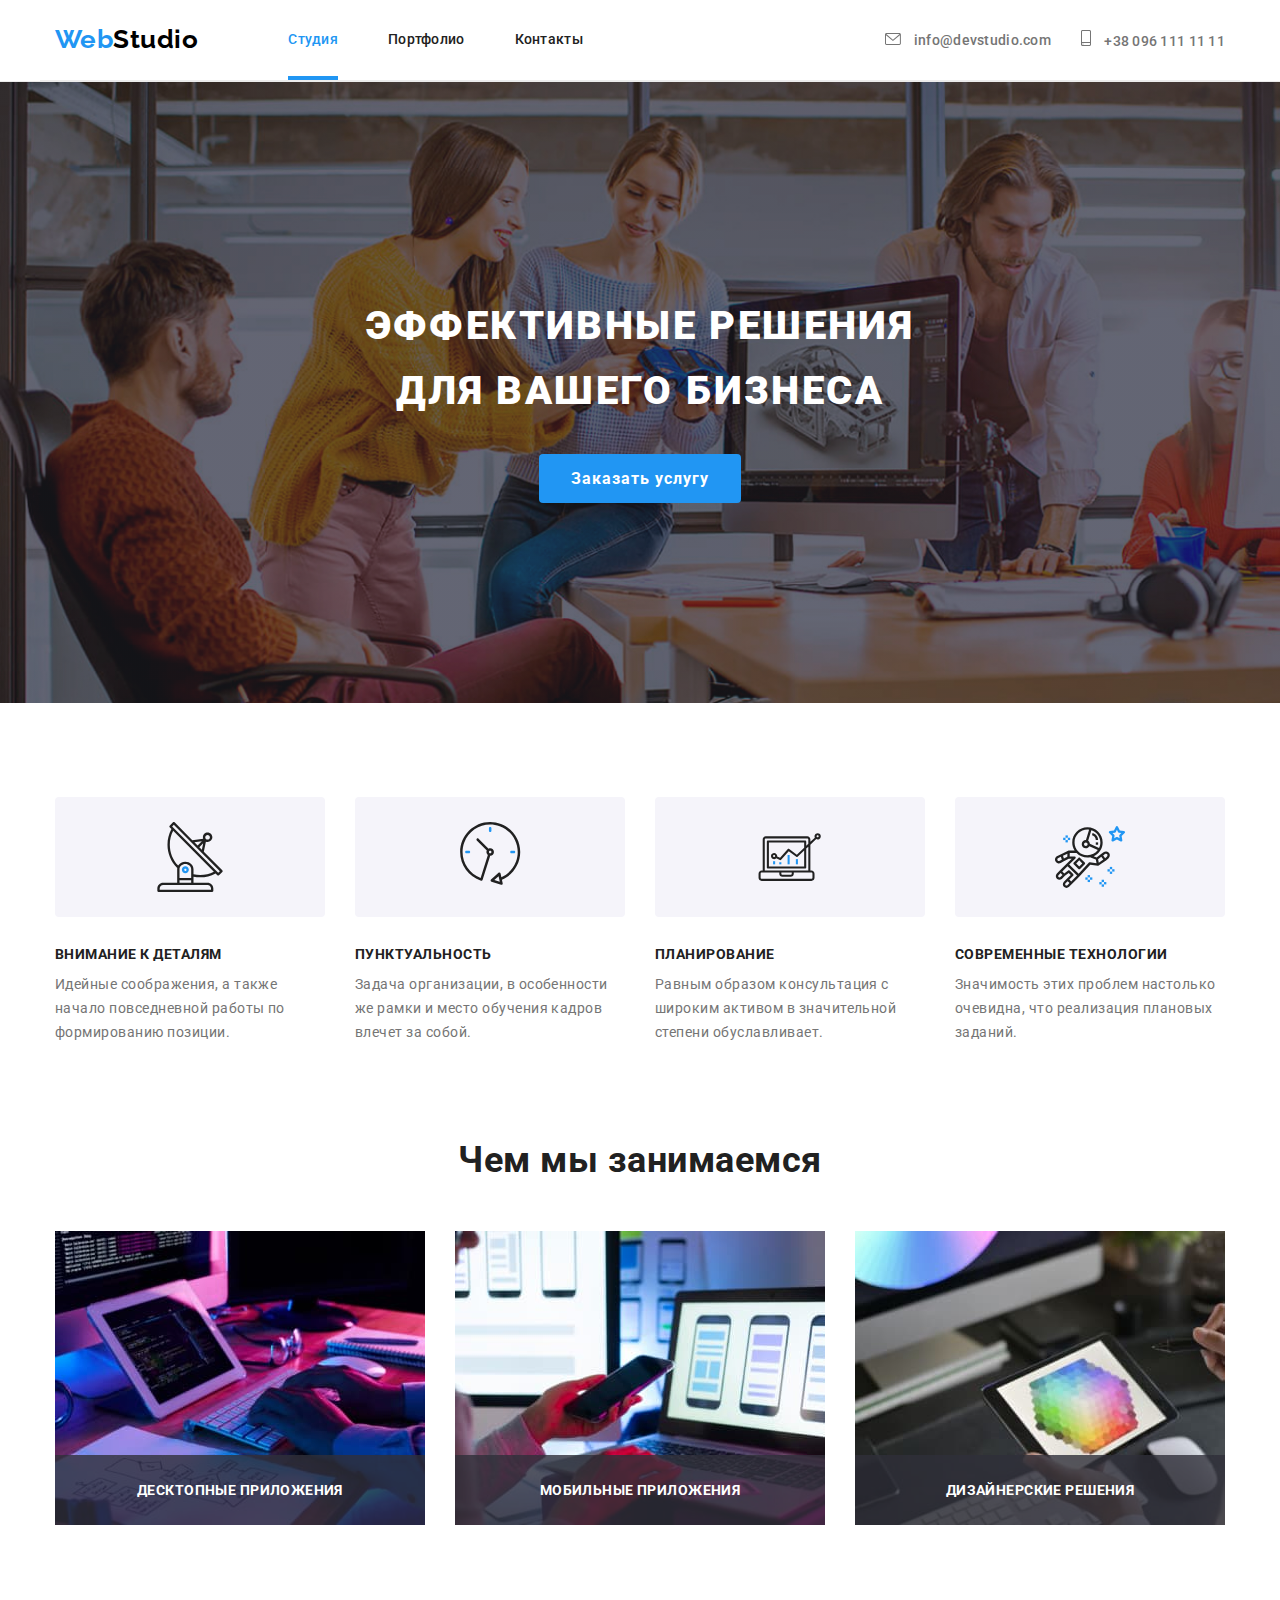
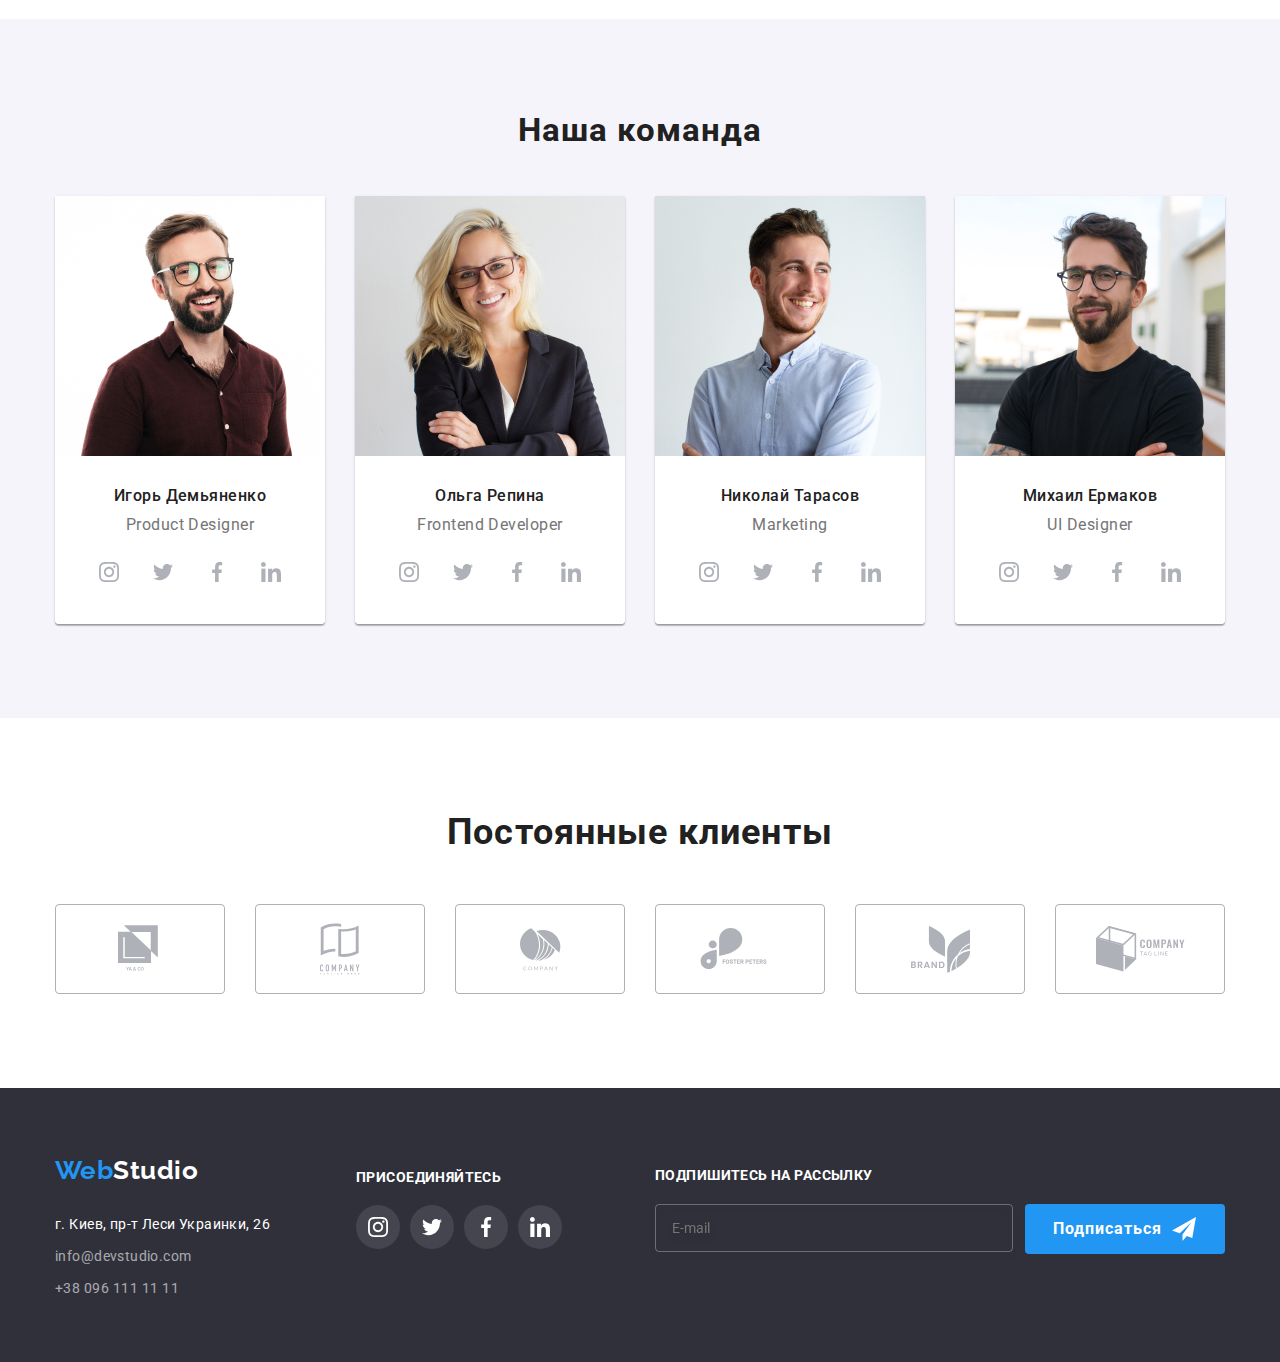
<file: index.html>
<!DOCTYPE html>
<html lang="ru">
<head>
    <meta charset="UTF-8">
    <meta http-equiv="X-UA-Compatible" content="IE=edge">
    <meta name="viewport" content="width=device-width, initial-scale=1.0">
    <title>Студия</title>
    <link rel="preconnect" href="https://fonts.gstatic.com">
<link rel="preconnect" href="https://fonts.gstatic.com">
<link href="https://fonts.googleapis.com/css2?family=Raleway:wght@700&family=Roboto:wght@400;500;700;900&display=swap"
    rel="stylesheet">

    <link rel="stylesheet" href="https://cdnjs.cloudflare.com/ajax/libs/modern-normalize/1.0.0/modern-normalize.min.css">
    <link rel="stylesheet" href="./css/main.min.css">
</head>

<body>
    <!--Шапка страницы с элементами навигации-->
    <header class="header-section">
        <div class="container main-nav">
            <nav class="main-nav">
                <a href="./index.html" lang="en" class="logo link">
                    Web<span class="studio-header">Studio</span></a>
                <ul class="site-navigation list">
                    <li class="item"> <a href="./index.html" class="link current">Студия</a></li>
                    <li class="item"> <a href="./Portfolio.html" class="link">Портфолио</a></li>
                    <li class="item"> <a href="" class="link">Контакты</a></li>
                </ul>
            </nav>

            <button class="mobile-open-btn" data-menu-button>
                <svg class="mobile-open-icon">
                    <use href="./images/sprite.svg#icon-menu"></use>
                </svg>
            </button>
                
            <ul class="header-contacts list">
                <li class="item"> 
                    <a href="mailto:info@devstudio.com" lang="en" class="link">
                        <svg width="16" height="12" class="contact-icon contact-icon_padding">
                            <use href="./images/sprite.svg#icon-envelope"></use>
                        </svg>
                        info@devstudio.com
                    </a>
                </li>
                <li class="item">
                     <a href="tel:+38 096 111 11 11" class="link">
                        <svg width="10" height="16" class="contact-icon">
                            <use href="./images/sprite.svg#icon-smartphone"></use>
                        </svg>
                         +38 096 111 11 11
                    </a>
                </li>
            </ul>
        </div>

        <!-- Мобильное меню -->
        
        <div class="mobile-menu" data-menu>
            <button type="button" class="mobile-menu-close-button" data-menu-close>
                <svg class="mobile-menu-close-button-icon" width="18" height="18">
                    <use href="./images/sprite.svg#icon-close-mobile"></use>
                </svg>
            </button>
            <ul class="site-nav list">
                <li class="site-nav_item">
                    <a href="" class="link current">Студия</a>
                </li>
                <li class="site-nav_item">
                    <a href="./Portfolio.html" class="link">Портфолио</a>
                </li>
                <li class="site-nav_item">
                    <a href="" class="link">Контакты</a>
                </li>
            </ul>
            <ul class="mobile-menu-contacts list">
                <li class="mobile-menu-contacts__item">
                    <a class="link tel" href="tel. +380961111111" class="link">+38 096 111 11 11</a>
                </li>
                <li class="mobile-menu-contacts__item">
                    <a class="link mail" href="mailto: info@devstudio.com" class="link">info@devstudio.com</a>
                </li>
            </ul>
            <ul class="mobile-menu-socials list">
                <li class="mobile-menu-socials__item"><a href="" class="link">Instagram</a></li>
                <li class="mobile-menu-socials__item"><a href="" class="link">Twitter</a></li>
                <li class="mobile-menu-socials__item"><a href="" class="link">Facebook</a></li>
                <li class="mobile-menu-socials__item"><a href="" class="link">LinkedIn</a></li>
            </ul>
        </div>
    </header>

    <main>
        <!--Герой-->
        <section class="hero overlay">
            <div class="container hero-container">
                <h1 class="hero-title">Эффективные решения <br> для вашего бизнеса</h1>
                <button data-modal-open type="button" class="button" >Заказать услугу</button>
            </div>
        </section>

        <!--Секция - Наши преимущества -->
        <section class="section advantages-section">
            <div class="container">
                <ul class="advantages-list list">
                    <li class="item">
                        <div class="advantages-icon-bg">
                            <svg class="advantages-icon">
                                <use href="./images/sprite.svg#icon-antenna"></use>
                            </svg>
                        </div>
                        <h3 class="title">Внимание к деталям</h3>
                        <p class="text">Идейные соображения, а также начало повседневной работы по формированию позиции.</p>
                    </li>
                
                    <li class="item">
                        <div class="advantages-icon-bg">
                            <svg class="advantages-icon">
                                <use href="./images/sprite.svg#icon-clock"></use>
                            </svg>
                        </div>
                        <h3 class="title">Пунктуальность</h3>
                        <p class="text">Задача организации, в особенности же рамки и место обучения кадров влечет за собой.</p>
                    </li>
                
                    <li class="item">
                         <div class="advantages-icon-bg">
                            <svg class="advantages-icon">
                                <use href="./images/sprite.svg#icon-diagram"></use>
                            </svg>
                        </div>
                        <h3 class="title">Планирование</h3>
                        <p class="text">Равным образом консультация с широким активом в значительной степени обуславливает.</p>
                    </li>
                
                    <li class="item">
                         <div class="advantages-icon-bg">
                            <svg class="advantages-icon">
                                <use href="./images/sprite.svg#icon-astronaut"></use>
                            </svg>
                        </div>
                        <h3 class="title">Современные технологии</h3>
                        <p class="text">Значимость этих проблем настолько очевидна, что реализация плановых заданий.</p>
                    </li>
                </ul>
            </div>
           
        </section>

        <!--Секция - Чем мы занимаемся-->
        <section class="section activities-section activities-section_hidden">  
            <div class="container">
                <h2 class="section-title">Чем мы занимаемся</h2>
                <ul class="activities-list list">
                    <li class="item"> 
                        <div class="activities-list-thumb">
                            <img class="image" 
                            srcset="./images/what-we-do/desktop@1x.jpg 1x, ./images/what-we-do/desktop@2x.jpg 2x"
                            src="./images/what-we-do/desktop@1x.jpg" 
                            alt="Две руки печатают на клавиатуре">
                            <div class="activities-names">
                                <h3 class="sub-title">Десктопные приложения</h3>
                            </div>
                        </div>
                    </li>

                    <li class="item">
                        <div class="activities-list-thumb">
                            <img class="image" 
                            srcset="./images/what-we-do/apps@1x.jpg 1x, ./images/what-we-do/apps@2x.jpg 2x"
                            src="./images/what-we-do/apps@1x.jpg" 
                            alt="Человек разрабатывет внешний вид мобильного приложения">
                            <div class="activities-names">
                                <h3 class="sub-title">Мобильные приложения</h3>
                            </div>
                        </div>
                    </li>

                    <li class="item">
                        <div class="activities-list-thumb">
                            <img class="image" 
                            srcset="./images/what-we-do/design@1x.jpg 1x, ./images/what-we-do/design@2x.jpg 2x"
                            src="./images/what-we-do/design@1x.jpg" 
                            alt="Айпад с изображением цветовой палитры на экране">
                            <div class="activities-names">
                                <h3 class="sub-title">Дизайнерские решения</h3>
                            </div>
                        </div>                      
                    </li>
                </ul>
            </div>
        </section>

        <!--Секция - Наша команда-->
        <section class="section team-section">
            <div class="container">
                <h2 class="section-title">Наша команда</h2>
                <ul class="team-list list">
                    <li class="item">
                        <picture>
                            <source srcset="./images/team/igor-dem-desk@1x.jpg 1x, ./images/team/igor-dem-desk@2x.jpg 2x" 
                                media="(min-width: 1200px)">     
                            <source srcset="./images/team/igor-dem-tab@1x.jpg 1x, ./images/team/igor-dem-tab@2x.jpg 2x" 
                                media="(min-width: 768px)">
                            <source srcset="./images/team/igor-dem-mob@1x.jpg 1x, ./images/team/igor-dem-mob@2x.jpg 2x"
                                media="(min-width: 480px)">
                            <img src="./images/team/igor-dem-mob@1x.jpg" alt="Мужчина в очках и бордовой рубашке">
                        </picture>
                        <div class="team-member-info">
                            <h3 class="title">Игорь Демьяненко</h3>
                            <p lang="en" class="text">Product Designer</p>
                            <ul class="team-member-social-link-list list">
                                <li>
                                    <a href="" class="link bg-circle">
                                        <svg class="social-icon">
                                            <use href="./images/sprite.svg#icon-instagram"></use>
                                        </svg>
                                    </a>
                                </li>
                                <li>
                                    <a href="" class="link bg-circle">
                                        <svg class="social-icon">
                                            <use href="./images/sprite.svg#icon-twitter"></use>
                                        </svg>
                                    </a>
                                </li>
                                <li>
                                    <a href="" class="link bg-circle">
                                        <svg class="social-icon">
                                            <use href="./images/sprite.svg#icon-facebook"></use>
                                        </svg>
                                    </a>
                                </li>
                                <li>
                                    <a href="" class="link bg-circle">
                                        <svg class="social-icon">
                                            <use href="./images/sprite.svg#icon-linkedin"></use>
                                        </svg>
                                    </a>
                                </li>
                            </ul>
                    </li>
                
                    <li class="item">
                        <picture>
                            <source srcset="./images/team/olga-desk@1x.jpg 1x, ./images/team/olga-desk@2x.jpg 2x" 
                                media="(min-width: 1200px)">
                            <source srcset="./images/team/olga-tab@1x.jpg 1x, ./images/team/olga-tab@2x.jpg 2x" 
                                media="(min-width: 768px)">
                            <source srcset="./images/team/olga-mob@1x.jpg 1x, ./images/team/olga-mob@2x.jpg 2x"
                                media="(min-width: 480px)">
                            <img src="./images/team/olga-mob@1x.jpg 1x" alt="Женщина в очках">
                        </picture>
                        <div class="team-member-info">
                            <h3 class="title">Ольга Репина</h3>
                            <p lang="en" class="text">Frontend Developer</p>
                                     <ul class="team-member-social-link-list list">
                                <li>
                                    <a href="" class="link bg-circle">
                                        <svg class="social-icon">
                                            <use href="./images/sprite.svg#icon-instagram"></use>
                                        </svg>
                                    </a>
                                </li>
                                <li>
                                    <a href="" class="link bg-circle">
                                        <svg class="social-icon">
                                            <use href="./images/sprite.svg#icon-twitter"></use>
                                        </svg>
                                    </a>
                                </li>
                                <li>
                                    <a href="" class="link bg-circle">
                                        <svg class="social-icon">
                                            <use href="./images/sprite.svg#icon-facebook"></use>
                                        </svg>
                                    </a>
                                </li>
                                <li>
                                    <a href="" class="link bg-circle">
                                        <svg class="social-icon">
                                            <use href="./images/sprite.svg#icon-linkedin"></use>
                                        </svg>
                                    </a>
                                </li>
                            </ul>
                        </div> 
                    </li>
                
                    <li class="item">
                        <picture>
                            <source srcset="./images/team/nikolaj-desk@1x.jpg 1x, ./images/team/nikolaj-desk@2x.jpg 2x" 
                                media="(min-width: 1200px)">
                            <source srcset="./images/team/nikolaj-tab@1x.jpg 1x, ./images/team/nikolaj-tab@2x.jpg 2x" 
                                media="(min-width: 768px)">
                            <source srcset="./images/team/nikolaj-mob@1x.jpg 1x, ./images/team/nikolaj-mob@2x.jpg 2x" 
                                media="(min-width: 480px)">
                            <img src="./images/team/nikolaj-mob@1x.jpg" alt="Мужчина в голубой рубашке">
                        </picture>
                        <div class="team-member-info">
                            <h3 class="title">Николай Тарасов</h3>
                            <p lang="en" class="text">Marketing</p>
                                     <ul class="team-member-social-link-list list">
                                <li>
                                    <a href="" class="link bg-circle">
                                        <svg class="social-icon">
                                            <use href="./images/sprite.svg#icon-instagram"></use>
                                        </svg>
                                    </a>
                                </li>
                                <li>
                                    <a href="" class="link bg-circle">
                                        <svg class="social-icon">
                                            <use href="./images/sprite.svg#icon-twitter"></use>
                                        </svg>
                                    </a>
                                </li>
                                <li>
                                    <a href="" class="link bg-circle">
                                        <svg class="social-icon">
                                            <use href="./images/sprite.svg#icon-facebook"></use>
                                        </svg>
                                    </a>
                                </li>
                                <li>
                                    <a href="" class="link bg-circle">
                                        <svg class="social-icon">
                                            <use href="./images/sprite.svg#icon-linkedin"></use>
                                        </svg>
                                    </a>
                                </li>
                            </ul>
                        </div>  
                    </li>
                
                    <li class="item">
                        <picture>
                            <source srcset="./images/team/mihail-desk@1x.jpg 1x, ./images/team/mihail-desk@2x.jpg 2x" 
                                media="(min-width: 1200px)">
                            <source srcset="./images/team/mihail-tab@1x.jpg 1x, ./images/team/mihail-tab@2x.jpg 2x" 
                                media="(min-width: 768px)">
                            <source srcset="./images/team/mihail-mob@1x.jpg 1x, ./images/team/mihail-mob@2x.jpg 2x"
                                media="(min-width: 480px)">
                            <img src="./images/team/mihail-mob@1x.jpg" alt="Мужчина в очках и черной футболке">
                        </picture>
                        <div class="team-member-info">
                            <h3 class="title">Михаил Ермаков</h3>
                            <p lang="en" class="text">UI Designer</p>
                                <ul class="team-member-social-link-list list">
                                    <li>
                                        <a href="" class="link bg-circle">
                                            <svg class="social-icon">
                                                <use href="./images/sprite.svg#icon-instagram"></use>
                                            </svg>
                                        </a>
                                    </li>
                                    <li>
                                        <a href="" class="link bg-circle">
                                            <svg class="social-icon">
                                                <use href="./images/sprite.svg#icon-twitter"></use>
                                            </svg>
                                        </a>
                                    </li>
                                    <li>
                                        <a href="" class="link bg-circle">
                                            <svg class="social-icon">
                                                <use href="./images/sprite.svg#icon-facebook"></use>
                                            </svg>
                                        </a>
                                    </li>
                                    <li>
                                        <a href="" class="link bg-circle">
                                            <svg class="social-icon">
                                                <use href="./images/sprite.svg#icon-linkedin"></use>
                                            </svg>
                                        </a>
                                    </li>
                            </ul>
                        </div>   
                    </li>
                </ul>
            </div>
        </section>

        <!--Секция Постоянные клиенты-->
        <section class="section clients-section">
            <div class="container">
            <h2 class="section-title">Постоянные клиенты</h2>
                <ul class="list clients-list">
                    <li>
                        <a href="" class="link">
                            <svg width="44" height="49" class="clients-logo-icon">
                                <use href="./images/sprite.svg#icon-logo-1"></use>
                            </svg>
                        </a>
                    </li>
                    <li>
                        <a href="" class="link">
                            <svg width="40" height="52" class="clients-logo-icon">
                                <use href="./images/sprite.svg#icon-logo-2"></use>
                            </svg>
                        </a>
                    </li>
                    <li>
                        <a href="" class="link">
                            <svg width="41" height="43" class="clients-logo-icon">
                                <use href="./images/sprite.svg#icon-logo-3"></use>
                            </svg>
                        </a>
                    </li>
                    <li>
                        <a href="" class="link">
                            <svg width="80" height="42" class="clients-logo-icon">
                                <use href="./images/sprite.svg#icon-logo-4"></use>
                            </svg>
                        </a>
                    </li>
                    <li>
                        <a href="" class="link">
                            <svg width="59" height="47" class="clients-logo-icon">
                                <use href="./images/sprite.svg#icon-logo-5"></use>
                            </svg>
                        </a>
                    </li>
                    <li>
                        <a href="" class="link">
                            <svg width="89" height="46" class="clients-logo-icon">
                                <use href="./images/sprite.svg#icon-logo-6"></use>
                            </svg>
                        </a>
                    </li>
                    
                </ul>
            </div>
            
        </section>
    </main>

        <!--Секция - Футер-->
    <footer class="footer-section">
        <div class="container">
            <ul class="footer-list list">
                <li class="footer-list-item"><a href="./index.html" lang="en" class="logo">Web<span class="studio-footer">Studio</span></a></li>
                <li><address class="footer-address"> г. Киев, пр-т Леси Украинки, 26 </address></li>
                <li class="footer-list-item-mail"> <a href="mailto:info@devstudio.com" lang="en" class="link">info@devstudio.com</a></li>
                <li> <a href="tel:+38 096 111 11 11" class="link">+38 096 111 11 11</a></li>
            </ul>
            <div class="footer-social-links-box">
                <p class="footer-contact-text">присоединяйтесь</p>
                <ul class="footer-social-links-list list">
                    <li>
                        <a href="" class="link bg-circle">
                            <svg class="social-icon">
                                <use href="./images/sprite.svg#icon-instagram"></use>
                            </svg>
                        </a>
                    </li>
                    <li>
                        <a href="" class="link bg-circle">
                            <svg class="social-icon">
                                <use href="./images/sprite.svg#icon-twitter"></use>
                            </svg>
                        </a>
                    </li>
                    <li>
                        <a href="" class="link bg-circle">
                            <svg class="social-icon">
                                <use href="./images/sprite.svg#icon-facebook"></use>
                            </svg>
                        </a>
                    </li>
                    <li>
                        <a href="" class="link bg-circle">
                            <svg class="social-icon">
                                <use href="./images/sprite.svg#icon-linkedin"></use>
                            </svg>
                        </a>
                    </li>
                </ul>
            </div>

            <div class="subscribe-form-box">
                <p class="text">Подпишитесь на рассылку</p>
                <form action="#" class="subscribe-form">
                    <input name="user-email" class="email-field" type="email" name="email" placeholder="E-mail">
                    <button type="submit" class="button footer-button-submit">
                        Подписаться
                        <svg class="icon-send" width="24" height="24">
                            <use href="./images/sprite.svg#icon-send"></use>
                        </svg>
                    </button>
            
                </form>
            </div>
            
        </div>
        
    </footer>

        <!--Модальное окно-->
        <div class="modal-backdrop is-hidden" data-modal>
            <div class="modal">
                <button type="button" class="modal-close-button" data-modal-close>
                    <svg  class="modal-close-button-icon" width="18" height="18">
                        <use href="./images/sprite.svg#icon-close-cross"></use>
                    </svg>
                </button>

                <form class="modal-form" action="#">
                    <p class="text">Оставьте свои данные, мы вам перезвоним</p>
                    <label for="user-name" class="modal-form-label" >Имя</label>
                    <div class="modal-form-input-box">
                        <input id="user-name" type="text" name="user-name" class="modal-form-input">
                        <svg class="modal-form-icon" width="12" height="12">
                            <use href="./images/sprite.svg#icon-user-name"></use>
                        </svg>
                    </div>

                    <label for="user-phone" class="modal-form-label" >Телефон</label>
                    <div class="modal-form-input-box">
                        <input id="user-phone" type="tel" name="user-phone" class="modal-form-input">
                        <svg class="modal-form-icon" width="12" height="12">
                            <use href="./images/sprite.svg#icon-phone"></use>
                        </svg>
                    </div>

                    <label for="user-mail" class="modal-form-label" >Почта</label>
                    <div class="modal-form-input-box">
                        <input id="user-mail" type="email" name="user-mail" class="modal-form-input">
                        <svg class="modal-form-icon" width="12" height="12">
                            <use href="./images/sprite.svg#icon-email-black"></use>
                        </svg>
                    </div>

                    <label for="user-comment" class="modal-form-label">Комментарий</label>
                    <textarea class="modal-form-comment-box modal-form-input" name="user-comment" id="user-comment" placeholder="Введите текст">Введите текст</textarea>
                
                    <div class="user-agreement-checkbox-container">
                        <input class="user-agreement-checkbox-box" type="checkbox" name="user-agreement" id="user-agreement-checkbox-id" >
                        <label class="user-agreement-checkbox" for="user-agreement-checkbox-id">Соглашаюсь с рассылкой и принимаю <a class="user-agreement-link" href=""> Условия договора</a></label>
                    </div>

                    <button class="modal-form-button button" type="submit">Отправить</button>
                
                
                </form>


            </div>
        </div>

        <script src="./JS/modal.js"></script>
        <script src="./JS/menu.js"></script>
</body>
</html>
</file>
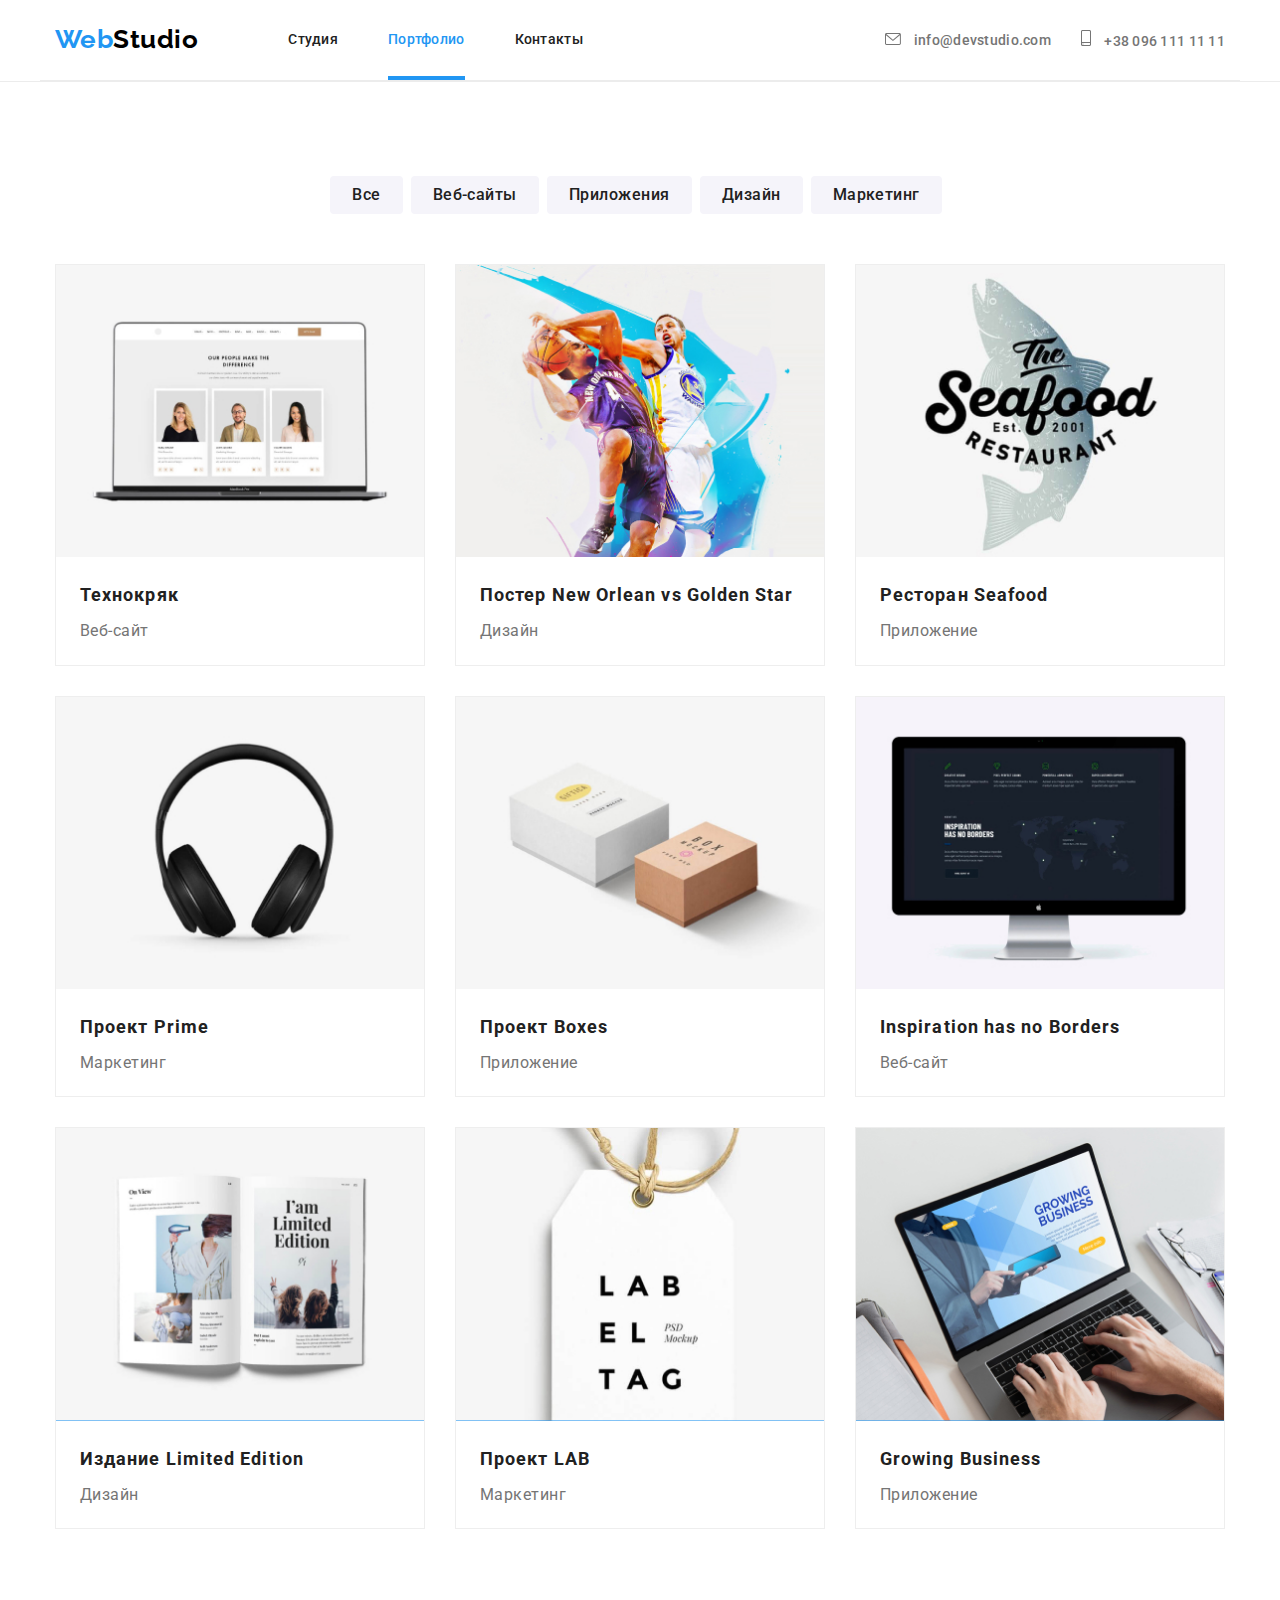
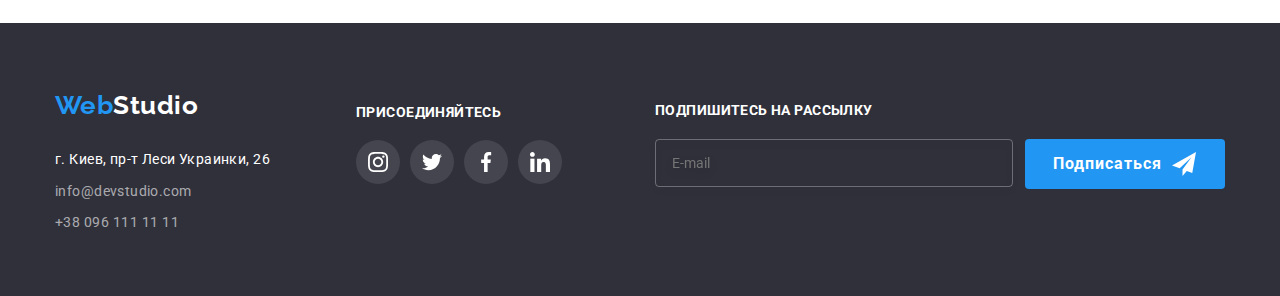
<file: Portfolio.html>
<!DOCTYPE html>
<html lang="ru">
<head>
    <meta charset="UTF-8">
    <meta http-equiv="X-UA-Compatible" content="IE=edge">
    <meta name="viewport" content="width=device-width, initial-scale=1.0">
    <title>Портфолио</title>
    <link rel="preconnect" href="https://fonts.gstatic.com">
    <link rel="preconnect" href="https://fonts.gstatic.com">
    <link href="https://fonts.googleapis.com/css2?family=Raleway:wght@700&family=Roboto:wght@400;500;700;900&display=swap"
        rel="stylesheet">
    <link rel="stylesheet" href="https://cdnjs.cloudflare.com/ajax/libs/modern-normalize/1.0.0/modern-normalize.min.css">
    <link rel="stylesheet" href="./css/main.min.css">
</head>

<body>
<!--Шапка страницы с элементами навигации-->
<header class="header-section">
    <div class="container main-nav">
        <nav class="main-nav">
            <a href="./index.html" lang="en" class="logo link">
                Web<span class="studio-header">Studio</span></a>
            <ul class="site-navigation list">
                <li class="item"> <a href="./index.html" class="link ">Студия</a></li>
                <li class="item"> <a href="./Portfolio.html" class="link current">Портфолио</a></li>
                <li class="item"> <a href="" class="link">Контакты</a></li>
            </ul>
        </nav>

        <button class="mobile-open-btn" data-menu-button>
            <svg class="mobile-open-icon">
                <use href="./images/sprite.svg#icon-menu"></use>
            </svg>
        </button>

        <ul class="header-contacts list">
            <li class="item">
                <a href="mailto:info@devstudio.com" lang="en" class="link">
                    <svg width="16" height="12" class="contact-icon contact-icon_padding">
                        <use href="./images/sprite.svg#icon-envelope"></use>
                    </svg>
                    info@devstudio.com
                </a>
            </li>
            <li class="item">
                <a href="tel:+38 096 111 11 11" class="link">
                    <svg width="10" height="16" class="contact-icon">
                        <use href="./images/sprite.svg#icon-smartphone"></use>
                    </svg>
                    +38 096 111 11 11
                </a>
            </li>
        </ul>
    </div>

    <!-- Мобильное меню -->

    <div class="mobile-menu mobile-menu-portfolio" data-menu>
        <button type="button" class="mobile-menu-close-button" data-menu-close>
            <svg class="mobile-menu-close-button-icon" width="18" height="18">
                <use href="./images/sprite.svg#icon-close-mobile"></use>
            </svg>
        </button>
        <ul class="site-nav list">
            <li class="site-nav_item">
                <a href="./index.html" class="link">Студия</a>
            </li>
            <li class="site-nav_item">
                <a href="./Portfolio.html" class="link current">Портфолио</a>
            </li>
            <li class="site-nav_item">
                <a href="" class="link">Контакты</a>
            </li>
        </ul>
        <ul class="mobile-menu-contacts list">
            <li class="mobile-menu-contacts__item">
                <a class="link tel" href="tel. +380961111111" class="link">+38 096 111 11 11</a>
            </li>
            <li class="mobile-menu-contacts__item">
                <a class="link mail" href="mailto: info@devstudio.com" class="link">info@devstudio.com</a>
            </li>
        </ul>
        <ul class="mobile-menu-socials list">
            <li class="mobile-menu-socials__item"><a href="" class="link">Instagram</a></li>
            <li class="mobile-menu-socials__item"><a href="" class="link">Twitter</a></li>
            <li class="mobile-menu-socials__item"><a href="" class="link">Facebook</a></li>
            <li class="mobile-menu-socials__item"><a href="" class="link">LinkedIn</a></li>
        </ul>
    </div>
</header>

    <main class="section">
        <div class="container">
            <!--Верхнее меню кнопок (фильтр содержимого страницы)-->
            <ul class="filter-list list">
                <li class="item"><button type="button" class="button button-secondary">Все</button></li>
                <li class="item"><button type="button" class="button button-secondary">Веб-сайты</button></li>
                <li class="item"><button type="button" class="button button-secondary">Приложения</button></li>
                <li class="item"><button type="button" class="button button-secondary">Дизайн</button></li>
                <li class="item"><button type="button" class="button button-secondary">Маркетинг</button></li>        
            </ul>

            <!--Список проектов-->
                <ul class="project-list list">
                    <li class="item">
                        <a href="" class="link block">
                            <div class="project-box">
                                <picture>
                                    <source srcset="./images/portfolio/teknokrjak-desk@1x.jpg 1x, ./images/portfolio/teknokrjak-desk@2x.jpg 2x"
                                        media="(min-width: 1200px)">
                                    <source srcset="./images/portfolio/teknokrjak-tab@1x.jpg 1x, ./images/portfolio/teknokrjak-tab@2x.jpg 2x"
                                        media="(min-width: 768px)">
                                    <source srcset="./images/portfolio/teknokrjak-mob@1x.jpg 1x, ./images/portfolio/teknokrjak-mob@2x.jpg 2x" 
                                        media="(min-width: 480px)">
                                    <img src="./images/portfolio/teknokrjak-mob@1x.jpg" alt="Дисплей ноутбука с надписью на английском языке">
                                </picture>
                                <div class="project-overlay">
                                    <p class="text">Технокряк это современная площадка распространения коронавируса. Компании используют эту платформу для цифрового
                                    шпионажа и атак на защищённые сервера конкурентов.</p>
                                </div>
                            </div>
                            <div class="project-name">
                                <h2 class="section-title">Технокряк</h2>
                                <p class="text">Веб-сайт</p>
                            </div>
                        </a>
                    </li>
                    <li class="item">
                        <a href="" class="link block">
                            <div class="project-box">
                                <picture>
                                    <source srcset="./images/portfolio/new-orl-desk@1x.jpg 1x, ./images/portfolio/new-orl-desk@2x.jpg 2x"
                                        media="(min-width: 1200px)">
                                    <source srcset="./images/portfolio/new-orl-tab@1x.jpg 1x, ./images/portfolio/new-orl-tab@2x.jpg 2x"
                                        media="(min-width: 768px)">
                                    <source srcset="./images/portfolio/new-orl-mob@1x.jpg 1x, ./images/portfolio/new-orl-mob@2x.jpg 2x" 
                                        media="(min-width: 480px)">
                                    <img src="./images/portfolio/new-orl-mob@1x.jpg" alt="Два баскетболиста сражаются за мяч">
                                </picture>
                                <div class="project-overlay">
                                    <p class="text">Технокряк это современная площадка распространения коронавируса. Компании используют эту платформу
                                        для цифрового
                                        шпионажа и атак на защищённые сервера конкурентов.
                                    </p>
                                </div>
                            </div>
                            <div class="project-name">
                                <h2 class="section-title">Постер <span lang="en">New Orlean vs Golden Star</span></h2>
                                <p class="text">Дизайн</p>
                            </div>
                        </a>
                    </li>
                    <li class="item">
                        <a href="" class="link block">
                            <div class="project-box">
                                <picture>
                                    <source srcset="./images/portfolio/seafood-desk@1x.jpg 1x, ./images/portfolio/seafood-desk@2x.jpg 2x"
                                        media="(min-width: 1200px)">
                                    <source srcset="./images/portfolio/seafood-tab@1x.jpg 1x, ./images/portfolio/seafood-tab@2x.jpg 2x"
                                        media="(min-width: 768px)">
                                    <source srcset="./images/portfolio/seafood-mob@1x.jpg 1x, ./images/portfolio/seafood-mob@2x.jpg 2x"
                                        media="(min-width: 480px)">
                                    <img src="./images/portfolio/seafood-mob@1x.jpg" alt="Нарисованная рыба и название ресторана" >
                                </picture>
                                <div class="project-overlay">
                                    <p class="text">Технокряк это современная площадка распространения коронавируса. Компании используют эту платформу
                                        для цифрового
                                        шпионажа и атак на защищённые сервера конкурентов.
                                    </p>
                                </div>
                            </div>

                            <div class="project-name">
                                <h2 class="section-title">Ресторан <span lang="en">Seafood</span></h2>
                                <p class="text">Приложение</p>
                            </div>
                        </a>
                    </li>
                    <li class="item">
                        <a href="" class="link block">
                            <div class="project-box">
                                <picture>
                                    <source srcset="./images/portfolio/prime-desk@1x.jpg 1x, ./images/portfolio/prime-desk@2x.jpg 2x"
                                        media="(min-width: 1200px)">
                                    <source srcset="./images/portfolio/prime-tab@1x.jpg 1x, ./images/portfolio/prime-tab@2x.jpg 2x"
                                        media="(min-width: 768px)">
                                    <source srcset="./images/portfolio/prime-mob@1x.jpg 1x, ./images/portfolio/prime-mob@2x.jpg 2x"
                                        media="(min-width: 480px)">
                                    <img src="./images/portfolio/prime-mob@1x.jpg" alt="Наушники" >
                                </picture>
                                <div class="project-overlay">
                                    <p class="text">Технокряк это современная площадка распространения коронавируса. Компании используют эту платформу
                                        для цифрового
                                        шпионажа и атак на защищённые сервера конкурентов.
                                    </p>
                                </div>
                            </div>
                            <div class="project-name">
                                <h2 class="section-title">Проект <span lang="en">Prime</span></h2>
                                <p class="text">Маркетинг</p>
                            </div>
                        </a>
                    </li>
                    <li class="item">
                        <a href="" class="link block">
                            <div class="project-box">
                                <picture>
                                    <source srcset="./images/portfolio/boxes-desk@1x.jpg 1x, ./images/portfolio/boxes-desk@2x.jpg 2x"
                                        media="(min-width: 1200px)">
                                    <source srcset="./images/portfolio/boxes-tab@1x.jpg 1x, ./images/portfolio/boxes-tab@2x.jpg 2x"
                                        media="(min-width: 768px)">
                                    <source srcset="./images/portfolio/boxes-mob@1x.jpg 1x, ./images/portfolio/boxes-mob@2x.jpg 2x"
                                        media="(min-width: 480px)">
                                    <img src="./images/portfolio/boxes-mob@1x.jpg" alt="Две картонные коробки">
                                </picture>
                                <div class="project-overlay">
                                    <p class="text">Технокряк это современная площадка распространения коронавируса. Компании используют эту платформу
                                        для цифрового
                                        шпионажа и атак на защищённые сервера конкурентов.
                                    </p>
                                </div>
                            </div>
                            <div class="project-name">
                                <h2 class="section-title">Проект <span lang="en">Boxes</span></h2>
                                <p class="text">Приложение</p>
                            </div>
                        </a>
                    </li>
                    <li class="item">
                        <a href="" class="link block">
                            <div class="project-box">
                                <picture>
                                    <source srcset="./images/portfolio/inspo-desk@1x.jpg 1x, ./images/portfolio/inspo-desk@2x.jpg 2x"
                                        media="(min-width: 1200px)">
                                    <source srcset="./images/portfolio/inspo-tab@1x.jpg 1x, ./images/portfolio/inspo-tab@2x.jpg 2x"
                                        media="(min-width: 768px)">
                                    <source srcset="./images/portfolio/inspo-mob@1x.jpg 1x, ./images/portfolio/inspo-mob@2x.jpg 2x"
                                        media="(min-width: 480px)">
                                    <img src="./images/portfolio/inspo-mob@1x.jpg" alt="Дисплей компьютера с посадочной страницей вебсайта">
                                </picture>
                                <div class="project-overlay">
                                    <p class="text">Технокряк это современная площадка распространения коронавируса. Компании используют эту платформу
                                        для цифрового
                                        шпионажа и атак на защищённые сервера конкурентов.
                                    </p>
                                </div>
                            </div>
                            <div class="project-name">
                                <h2 class="section-title" lang="en">Inspiration has no Borders</h2>
                                <p class="text">Веб-сайт</p>
                            </div>
                        </a>
                    </li>
                    <li class="item">
                        <a href="" class="link block">
                            <div class="project-box">
                                <picture>
                                    <source srcset="./images/portfolio/limited-desk@1x.jpg 1x, ./images/portfolio/limited-desk@2x.jpg 2x"
                                        media="(min-width: 1200px)">
                                    <source srcset="./images/portfolio/limited-tab@1x.jpg 1x, ./images/portfolio/limited-tab@2x.jpg 2x"
                                        media="(min-width: 768px)">
                                    <source srcset="./images/portfolio/limited-mob@1x.jpg 1x, ./images/portfolio/limited-mob@2x.jpg 2x" 
                                        media="(min-width: 480px)">
                                    <img src="./images/portfolio/limited-mob@1x.jpg" alt="Открытая книга">
                                </picture>
                                <div class="project-overlay">
                                    <p class="text">Технокряк это современная площадка распространения коронавируса. Компании используют эту платформу
                                        для цифрового
                                        шпионажа и атак на защищённые сервера конкурентов.
                                    </p>
                                </div>
                            </div>
                            <div class="project-name">
                                <h2 class="section-title">Издание <span lang="en">Limited Edition</span></h2>
                                <p class="text">Дизайн</p>
                            </div>
                        </a>
                    </li>
                    <li class="item">
                        <a href="" class="link block">
                            <div class="project-box">
                                <picture>
                                    <source srcset="./images/portfolio/lab-desk@1x.jpg 1x, ./images/portfolio/lab-desk@2x.jpg 2x" 
                                        media="(min-width: 1200px)">
                                    <source srcset="./images/portfolio/lab-tab@1x.jpg 1x, ./images/portfolio/lab-tab@2x.jpg 2x" 
                                        media="(min-width: 768px)">
                                    <source srcset="./images/portfolio/lab-mob@1x.jpg 1x, ./images/portfolio/lab-mob@2x.jpg 2x"
                                        media="(min-width: 480px)">
                                    <img src="./images/portfolio/lab-mob@1x.jpg" alt="Изображение ценника с названием проекта">
                                </picture>
                                <div class="project-overlay">
                                    <p class="text">Технокряк это современная площадка распространения коронавируса. Компании используют эту платформу
                                        для цифрового
                                        шпионажа и атак на защищённые сервера конкурентов.
                                    </p>
                                </div>
                            </div>
                            <div class="project-name">
                                <h2 class="section-title">Проект <span lang="en">LAB</span></h2>
                                <p class="text">Маркетинг</p>
                            </div>
                        </a>
                    </li>
                    <li class="item">
                        <a href="" class="link block">
                            <div class="project-box">
                                <picture>
                                    <source srcset="./images/portfolio/business-desk@1x.jpg 1x, ./images/portfolio/business-desk@2x.jpg 2x"
                                        media="(min-width: 1200px)">
                                    <source srcset="./images/portfolio/business-tab@1x.jpg 1x, ./images/portfolio/business-tab@2x.jpg 2x"
                                        media="(min-width: 768px)">
                                    <source srcset="./images/portfolio/business-mob@1x.jpg 1x, ./images/portfolio/business-mob@2x.jpg 2x" 
                                        media="(min-width: 480px)">
                                    <img src="./images/portfolio/business-mob@1x.jpg" alt="Руки печатают на ноутбуке" >
                                </picture>
                                <div class="project-overlay">
                                    <p class="text">Технокряк это современная площадка распространения коронавируса. Компании используют эту платформу
                                        для цифрового
                                        шпионажа и атак на защищённые сервера конкурентов.
                                    </p>
                                </div>
                            </div>
                            <div class="project-name">
                                <h2 class="section-title" lang="en">Growing Business</h2>
                                <p class="text">Приложение</p>
                            </div>
                        </a>
                    </li>
                </ul>
            
        </div>
    </main>

    <!--Секция - Футер-->
    <footer class="footer-section">
        <div class="container">
            <ul class="footer-list list">
                <li class="footer-list-item"><a href="./index.html" lang="en" class="logo">Web<span
                            class="studio-footer">Studio</span></a></li>
                <li>
                    <address class="footer-address"> г. Киев, пр-т Леси Украинки, 26 </address>
                </li>
                <li class="footer-list-item-mail"> <a href="mailto:info@devstudio.com" lang="en"
                        class="link">info@devstudio.com</a></li>
                <li> <a href="tel:+38 096 111 11 11" class="link">+38 096 111 11 11</a></li>
            </ul>
            <div class="footer-social-links-box">
                <p class="footer-contact-text">присоединяйтесь</p>
                <ul class="footer-social-links-list list">
                    <li>
                        <a href="" class="link bg-circle">
                            <svg class="social-icon">
                                <use href="./images/sprite.svg#icon-instagram"></use>
                            </svg>
                        </a>
                    </li>
                    <li>
                        <a href="" class="link bg-circle">
                            <svg class="social-icon">
                                <use href="./images/sprite.svg#icon-twitter"></use>
                            </svg>
                        </a>
                    </li>
                    <li>
                        <a href="" class="link bg-circle">
                            <svg class="social-icon">
                                <use href="./images/sprite.svg#icon-facebook"></use>
                            </svg>
                        </a>
                    </li>
                    <li>
                        <a href="" class="link bg-circle">
                            <svg class="social-icon">
                                <use href="./images/sprite.svg#icon-linkedin"></use>
                            </svg>
                        </a>
                    </li>
                </ul>
            </div>
    
            <div class="subscribe-form-box">
                <p class="text">Подпишитесь на рассылку</p>
                <form action="#" class="subscribe-form">
                    <input name="user-email" class="email-field" type="email" name="email" placeholder="E-mail">
                    <button type="submit" class="button footer-button-submit">
                        Подписаться
                        <svg class="icon-send" width="24" height="24">
                            <use href="./images/sprite.svg#icon-send"></use>
                        </svg>
                    </button>
    
                </form>
            </div>
    
        </div>
    
    </footer>
<script src="./JS/menu.js"></script>
</body>
</html>
</file>
<file: css/main.min.css>
:root{--primary-text-color: #757575;--title-text-color: #212121;--accent-color: #2196f3;--primary-bg-color: #ffffff;--body-bg-color: #ffffff;--secondary-bg-color: #f5f4fa;--footer-text-color: rgba(255, 255, 255, 0.6);--logo-studio-color: #000000;--hero-footer-color: #2f303a;--button-accent-color: #188ce8}body{margin:0;color:var(--primary-text-color);background-color:var(--body-bg-color);font-family:'Roboto', 'apple-system', 'BlinkMacSystemFont', 'avenir next', 'avenir', 'helvetica neue', 'helvetica', 'Ubuntu', 'noto', 'segoe ui', 'arial', sans-serif;letter-spacing:0.03em;font-weight:400}.link{text-decoration:none}.list{list-style:none;padding-inline-start:0;margin-top:0;margin-bottom:0}.button{cursor:pointer}h1,h2,h3{margin-top:0}p{margin:0}img{display:block;width:100%;height:auto}.current{color:var(--accent-color)}.container{box-sizing:border-box;padding-left:15px;padding-right:15px}@media (min-width: 480px){.container{width:480px;margin-left:auto;margin-right:auto}}@media (min-width: 768px){.container{width:768px}}@media (min-width: 1200px){.container{width:1200px}}.section{padding-top:60px;padding-bottom:60px}.section-title{color:var(--title-text-color)}.title{color:var(--title-text-color)}@media (min-width: 1200px){.section{padding-top:94px;padding-bottom:94px}}@media screen and (max-width: 767px){.site-navigation{display:none}.header-contacts{display:none}.header-section .container{padding-top:16px;padding-bottom:16px}.mobile-menu{box-sizing:border-box;opacity:0;visibility:hidden;pointer-events:none;position:fixed;width:100vw;height:100vw;top:0;left:0;background-color:#ffffff;padding:48px 40px;transition:all 250ms linear}.mobile-menu-portfolio{z-index:5}.site-nav_item .link:focus{color:var(--accent-color)}}.logo{display:inline-block}.mobile-menu{box-sizing:border-box;opacity:0;visibility:hidden;pointer-events:none;position:fixed;width:100vw;height:100%;top:0;left:0;background-color:#ffffff;padding:48px 40px;overflow-y:scroll}.is-open{opacity:1;visibility:visible;pointer-events:auto}.mobile-open-icon{width:24px;height:16px}.mobile-open-btn{border:none;background-color:transparent;padding-top:5px}.mobile-open-btn:focus{fill:var(--accent-color)}.site-nav_item:not(:last-child){margin-bottom:32px}.mobile-menu .link{text-decoration:none}.mobile-menu-contacts{margin-top:302px;margin-bottom:64px}.site-nav_item .link{font-weight:500;font-size:40px;line-height:1.175;letter-spacing:0.02em;color:#212121}.site-nav_item .current{color:var(--accent-color)}.mobile-menu-contacts .link{text-decoration:none}.mobile-menu-contacts__item .tel{font-weight:500;font-size:34px;line-height:1.176;letter-spacing:0.02em;color:var(--primary-text-color)}.mobile-menu-contacts__item .tel:focus{color:var(--accent-color)}.mobile-menu-contacts__item .mail{font-weight:500;font-size:24px;line-height:1.166;letter-spacing:0.02em;color:var(--primary-text-color)}.mobile-menu-contacts__item .mail:focus{color:var(--accent-color)}.mobile-menu-contacts__item:not(:last-child){margin-bottom:32px}.mobile-menu-socials{display:flex}.mobile-menu-socials .link{text-decoration:none;color:var(--accent-color);font-weight:500;font-size:18px;line-height:1.22;letter-spacing:0.02em}.mobile-menu-socials__item:not(:first-child),.mobile-menu-socials__item:not(:last-child){padding-right:10px;padding-left:10px}.mobile-menu-socials__item:not(:last-child){border-right:1px solid rgba(33,33,33,0.2)}.mobile-menu-socials__item:nth-child(1){padding-left:0}.mobile-menu-socials__item:nth-child(4){padding-right:0}.header-section .container{display:flex;align-items:center;justify-content:space-between;border-bottom:1px solid #ececec}.mobile-menu-close-button{position:absolute;top:21px;right:25px;background-color:transparent;border:none;padding:0}.mobile-menu-close-button:focus{fill:var(--accent-color)}@media (min-width: 768px){.mobile-open-btn{display:none}.main-nav{display:flex;align-items:center}.header-section{background-color:var(--primary-bg-color);margin-bottom:0;border-bottom:1px solid #ececec}.site-navigation{display:flex}.site-navigation .item+.item{margin-left:50px}.site-navigation .link{display:block;padding-top:32px;color:var(--title-text-color);font-weight:500;font-size:14px;line-height:1.14;letter-spacing:0.02em;transition-property:color;transition-duration:250ms;transition-timing-function:cubic-bezier(0.4, 0, 0.2, 1);transition-delay:0}.site-navigation .link:hover,.site-navigation .link:focus{color:var(--accent-color)}.site-navigation .current{color:var(--accent-color)}.header-contacts{margin-left:auto}.header-contacts .item:not(:last-child){margin-bottom:10px}.header-contacts .link{display:block;align-items:center;color:var(--primary-text-color);font-weight:500;font-size:12px;line-height:1.166;letter-spacing:0.02em;transition-property:color;transition-duration:250ms;transition-timing-function:cubic-bezier(0.4, 0, 0.2, 1);transition-delay:0}.header-contacts .link:hover,.header-contacts .link:focus{color:var(--accent-color)}.contact-icon{margin-right:10px;fill:#757575}.header-contacts .link:hover .contact-icon,.header-contacts .link:focus .contact-icon{fill:var(--accent-color)}.site-navigation .link.current::after{content:'';width:100%;height:4px;background-color:var(--accent-color);display:block;margin-top:28px}}@media (min-width: 1200px){.main-nav>.header-contacts{display:flex;justify-content:center;align-items:center}.header-section .container{align-items:center}.header-contacts .item+.item{margin-left:30px}.header-contacts .link{font-size:14px;line-height:1.142}.header-contacts .item:not(:last-child){margin-bottom:0}.site-navigation .current{color:var(--accent-color)}}.logo{color:var(--accent-color);font-family:'Raleway', sans-serif;font-weight:700;font-size:24px;text-decoration:none}.logo .studio-header{color:var(--logo-studio-color)}.logo .studio-footer{color:var(--primary-bg-color)}.main-nav .logo{margin-right:90px}.logo{color:var(--accent-color);font-family:'Raleway', sans-serif;font-weight:700;font-size:26px;text-decoration:none}.logo .studio-header{color:var(--logo-studio-color)}.logo .studio-footer{color:var(--primary-bg-color)}.main-nav .logo{margin-right:90px}.hero{text-align:center;text-align:center}.hero .hero-title{margin-top:0;margin-bottom:30px;color:var(--primary-bg-color);font-weight:900;font-size:26px;line-height:1.62;letter-spacing:0.06em;text-transform:uppercase}.hero .button{border-radius:4px;border-width:0;border-style:no-button;padding:10px 32px;min-width:200px;background-color:var(--accent-color);color:var(--primary-bg-color);font-weight:700;font-size:16px;line-height:1.87;letter-spacing:0.06em;transition-property:background-color;transition-duration:250ms;transition-timing-function:cubic-bezier(0.4, 0, 0.2, 1);transition-delay:0}.hero .button:hover,.hero .button:focus{background-color:var(--button-accent-color)}.hero .hero-container{padding-top:118px;padding-bottom:118px}.overlay{max-width:100%;background-image:linear-gradient(to right, rgba(47,48,58,0.4), rgba(47,48,58,0.4)),url("../images/background-m@1x.jpg");background-color:grey;background-repeat:no-repeat;background-size:cover;height:400px}@media screen and (min-device-pixel-ratio: 2), screen and (min-resolution: 192dpi), screen and (min-resolution: 2dppx){.overlay{background-image:linear-gradient(to right, rgba(47,48,58,0.4), rgba(47,48,58,0.4)),url("../images/background-m@2x.jpg")}}@media screen and (min-width: 768px){.overlay{background-image:linear-gradient(to right, rgba(47,48,58,0.4), rgba(47,48,58,0.4)),url("../images/background-tab@1x.jpg")}}@media screen and (min-width: 768px) and (min-device-pixel-ratio: 2), screen and (min-width: 768px) and (min-resolution: 192dpi), screen and (min-width: 768px) and (min-resolution: 2dppx){.overlay{background-image:linear-gradient(to right, rgba(47,48,58,0.4), rgba(47,48,58,0.4)),url("../images/background-tab@2x.jpg")}}@media (min-width: 1200px){.hero .hero-container{padding-top:212px;padding-bottom:200px;margin-left:auto;margin-right:auto}.hero .hero-title{font-size:40px}.overlay{max-width:1600px;height:100%;margin-left:auto;margin-right:auto;background-image:linear-gradient(to right, rgba(47,48,58,0.4), rgba(47,48,58,0.4)),url("../images/background-desk@1x.jpg")}}@media screen and (min-width: 1200px) and (min-width: 1200px) and (min-device-pixel-ratio: 2), screen and (min-width: 1200px) and (min-resolution: 192dpi), screen and (min-width: 1200px) and (min-resolution: 2dppx){.overlay{background-image:linear-gradient(to right, rgba(47,48,58,0.4), rgba(47,48,58,0.4)),url("../images/background-desk@2x.jpg")}}.advantages-list .title{font-weight:700;font-size:14px;line-height:1.14;text-transform:uppercase;text-align:center}.advantages-list .text{font-size:14px;line-height:1.71}.advantages-list .textnot(:last-child){margin-bottom:30px}.advantages-icon-bg{background:#f5f4fa;border-radius:4px;width:100%;height:120px;text-align:center;padding-top:25px;padding-bottom:25px;margin-bottom:30px}.advantages-icon{width:70px;height:70px}.advantages-list .item:not(:last-child){margin-bottom:30px}@media (min-width: 768px){.advantages-list{display:flex;flex-wrap:wrap;justify-content:space-between}.advantages-list .item{width:calc((100% - 30px) / 2)}.text{font-size:14px;line-height:1.71;color:#757575}.advantages-list .title{text-align:left}.advantages-list .item:nth-child(n+2){margin-bottom:0}}@media (min-width: 1200px){.advantages-list{display:flex;flex-wrap:nowrap;margin-bottom:0}.advantages-list .item{width:calc((100% - 90px) / 4)}.advantages-list .title{margin-bottom:10px}.advantages-list .text{margin-bottom:0}.advantages-section .advantages-list .item{margin-bottom:0}}.activities-section_hidden{display:none}@media (min-width: 1200px){.activities-section_hidden{display:block}.activities-section{padding-top:0}.activities-section .section-title{font-weight:700;font-size:36px;line-height:1.17;text-align:center;margin-bottom:50px}.activities-list{display:flex;justify-content:space-between}.activities-list-thumb{position:relative}.activities-list-thumb .activities-names{position:absolute;bottom:0;left:0;width:100%;height:70px;background:rgba(47,48,58,0.8)}.activities-list .item{width:calc((100% - 60px) / 3)}.activities-names .sub-title{margin-bottom:0;padding-top:27px;padding-bottom:27px;font-weight:700px;font-size:14px;line-height:1.142;text-align:center;letter-spacing:0.03em;text-transform:uppercase;color:var(--body-bg-color)}}.team-section{text-align:center;background-color:var(--secondary-bg-color)}.team-section .title{margin-bottom:10px;font-weight:500;font-size:16px;line-height:1.187;text-align:center}.team-section .section-title{margin-bottom:30px;font-weight:700;font-size:36px;line-height:1.178;text-align:center;color:var(----title-text-color);opacity:0.3}.team-section .text{font-size:16px;line-height:1.19}.team-list .item{box-shadow:0px 1px 3px rgba(0,0,0,0.12),0px 1px 1px rgba(0,0,0,0.14),0px 2px 1px rgba(0,0,0,0.2);border-radius:0px 0px 4px 4px;width:100%}.team-list .item:not(:last-child){margin-bottom:30px}.team-member-info{padding-top:30px;padding-bottom:30px;background-color:var(--primary-bg-color);border-radius:0px 0px 4px 4px}.team-member-info .text{margin-bottom:16px}@media (min-width: 768px){.team-section .section-title{font-weight:bold;font-size:28px;line-height:33px;text-align:center;letter-spacing:0.03em;color:var(--title-text-color);opacity:1}.team-list{display:flex;flex-wrap:wrap;justify-content:space-between}.team-list .item{width:calc((100% - 30px) / 2)}.team-list .item:nth-child(3),.team-list .item:nth-child(4){margin-bottom:0}.team-member-info{padding-bottom:24px}}@media (min-width: 1200px){.team-section .section-title{font-size:33px;margin-bottom:50px}.team-list{display:flex;flex-wrap:nowrap;justify-content:space-between}.team-list .item{width:calc((100% - 90px) / 4)}.team-member-info{padding-bottom:30px}.team-section .team-list .item{margin-bottom:0}}.team-member-social-link-list{display:flex;justify-content:center}.team-member-social-link-list li:not(:last-child){margin-right:10px}.bg-circle{display:flex;align-items:center;justify-content:center;border-radius:50%;background-color:transparent;width:44px;height:44px}.social-icon{width:20px;height:20px;fill:#afb1b8}.footer-social-links-list .bg-circle{background-color:rgba(255,255,255,0.1)}@media (min-width: 768px){.team-member-social-link-list{padding-right:74px;padding-left:74px}}@media (min-width: 1200px){.team-member-social-link-list{display:flex;justify-content:space-between;padding-right:32px;padding-left:32px}.bg-circle{transition-property:background-color;transition-duration:250ms;transition-timing-function:cubic-bezier(0.4, 0, 0.2, 1);transition-delay:0}.bg-circle:hover,.bg-circle:focus{background-color:var(--accent-color)}.social-icon{transition-property:fill;transition-duration:250ms;transition-timing-function:cubic-bezier(0.4, 0, 0.2, 1);transition-delay:0}.bg-circle:hover .social-icon,.bg-circle:focus .social-icon{fill:var(--primary-bg-color)}.footer-social-links-list .bg-circle{background-color:rgba(255,255,255,0.1)}.footer-social-links-list .bg-circle:hover,.footer-social-links-list .bg-circle:focus{background-color:var(--accent-color)}}.clients-section{text-align:center}.clients-section .section-title{margin-bottom:30px;font-weight:700;font-size:28px;line-height:1.178;letter-spacing:0.03em;color:#212121}@media screen and (max-width: 480px){.clients-list{display:block}.clients-list li:not(:last-child){margin-bottom:30px}.clients-list li{margin-right:auto;margin-left:auto}}.clients-list{display:flex;flex-wrap:wrap;justify-content:space-between}.clients-list li:not(:nth-last-child(-n+2)){margin-bottom:30px}.clients-list .link{display:flex;justify-content:center;align-items:center;width:210px;height:90px;border:1px solid #afb1b8;border-radius:4px;transition-property:border-color;transition-duration:250ms;transition-timing-function:cubic-bezier(0.4, 0, 0.2, 1);transition-delay:0}.clients-list .link:focus{border-color:var(--accent-color)}.clients-logo-icon{display:flex;fill:#afb1b8;transition-property:fill;transition-duration:250ms;transition-timing-function:cubic-bezier(0.4, 0, 0.2, 1);transition-delay:0}.clients-list .link:focus .clients-logo-icon,.clients-list .link:hover .clients-logo-icon{fill:var(--accent-color)}@media (min-width: 768px){.clients-list li:nth-child(n+3){margin-bottom:0}.clients-list .link{width:226px}}@media (min-width: 1200px){.clients-list{display:flex;justify-content:space-between}.clients-list .link{display:flex;justify-content:center;align-items:center;width:170px;height:90px;border:1px solid #afb1b8;border-radius:4px;transition-property:border-color;transition-duration:250ms;transition-timing-function:cubic-bezier(0.4, 0, 0.2, 1);transition-delay:0}.clients-list .link:hover,.clients-list .link:focus{border-color:var(--accent-color)}.clients-section .clients-list>li{margin-bottom:0}.clients-section .section-title{font-size:36px;line-height:1.166;margin-bottom:50px}}.footer-section{background-color:var(--hero-footer-color);font-size:14px;line-height:1.71;padding-bottom:1px}.footer-section .link{color:var(--footer-text-color);transition-property:color;transition-duration:250ms;transition-timing-function:cubic-bezier(0.4, 0, 0.2, 1);transition-delay:0}.footer-section .link:hover,.footer-section .link:focus{color:var(--accent-color)}.footer-address{color:var(--primary-bg-color);font-style:normal;font-family:Roboto;font-weight:400;font-size:14px;line-height:1.71;letter-spacing:0.03em;margin-bottom:8px}.footer-social-links-list .bg-circle{transition-property:background-color;transition-duration:250ms;transition-timing-function:cubic-bezier(0.4, 0, 0.2, 1);transition-delay:0}.footer-social-links-list .bg-circle:hover,.footer-social-links-list .bg-circle:focus{background-color:var(--accent-color)}.footer-list{padding-top:60px;padding-bottom:60px;min-width:231px;text-align:center}.footer-list-item{margin-bottom:20px}.footer-list-item-mail{padding-bottom:9px;font-family:Roboto;font-weight:400;font-size:14px;line-height:1.71;letter-spacing:0.03em;color:rgba(255,255,255,0.6)}.footer-contact-text{margin-bottom:20px;font-weight:700;font-size:14px;line-height:1.142;letter-spacing:0.03em;text-transform:uppercase;text-align:center;color:#ffffff}.footer-social-links-box{width:206px;padding-bottom:60px;margin-left:auto;margin-right:auto}.footer-social-links-list{display:flex;justify-content:space-between}.footer-social-links-list .social-icon{width:20px;height:20px;fill:var(--body-bg-color)}.subscribe-form-box{margin-bottom:60px;text-align:center}.footer-button-submit{display:flex;align-items:center;padding:10px 28px;height:50px;width:200px;background-color:var(--accent-color);color:var(--primary-bg-color);border-color:transparent;border-image:initial;border-width:0;border-style:no-button;font-family:Roboto;font-weight:700;font-size:16px;line-height:1.62;text-align:center;letter-spacing:0.06em;border-radius:4px;margin-right:auto;margin-left:auto;transition-property:background-color;transition-duration:250ms;transition-timing-function:cubic-bezier(0.4, 0, 0.2, 1);transition-delay:0}.footer-button-submit:hover,.footer-button-submit:focus{background-color:var(--button-accent-color)}.icon-send{margin-left:10px}.subscribe-form-box .text{margin-bottom:20px;font-weight:700;font-size:14px;line-height:1.14;letter-spacing:0.03em;text-transform:uppercase;color:var(--body-bg-color)}.subscribe-form>.email-field{box-sizing:border-box;width:100%;padding:15px 16px;margin-bottom:20px;border:1px solid rgba(255,255,255,0.3);filter:drop-shadow(0px 4px 4px rgba(0,0,0,0.15));border-radius:4px;background-color:transparent;outline:none;transition-property:background-color;transition-duration:250ms;transition-timing-function:cubic-bezier(0.4, 0, 0.2, 1);transition-delay:0}.subscribe-form>.email-field:focus,.subscribe-form>.email-field:hover{border-color:var(--accent-color)}@media (min-width: 768px){.footer-section .container{display:flex;flex-wrap:wrap;align-items:center;justify-content:center}.footer-list{margin-right:165px}.footer-social-links-box{margin:0;padding:0;padding-bottom:33px}.subscribe-form .email-field{width:450px;box-sizing:border-box}}@media (min-width: 1200px){.footer-section .container{display:flex;flex-wrap:nowrap;align-items:center}.footer-list{margin-right:0;padding-left:0;text-align:left}.footer-list-item-mail{padding-bottom:8px}.footer-social-links-box{width:206px;margin-left:70px;padding-bottom:30px}.footer-contact-text{text-align:left}.subscribe-form-box{margin-left:auto;padding-top:72px;padding-left:0;padding-bottom:20px;margin-bottom:60px;text-align:left}.subscribe-form{display:flex}.subscribe-form>.email-field{width:358px;padding:15px 16px;margin-right:12px;margin-bottom:20px}}.button-secondary{padding:6px 22px;color:var(--title-text-color);border-color:var(--secondary-bg-color);background-color:#f5f4fa;border-image:initial;border-width:0;border-style:no-button;font-family:Roboto;font-weight:500;font-size:16px;line-height:1.62;text-align:center;letter-spacing:0.03em;border-radius:4px;transition-property:background-color, color, box-shadow;transition-duration:250ms;transition-timing-function:cubic-bezier(0.4, 0, 0.2, 1);transition-delay:0}.button-secondary:hover,.button-secondary:focus{background-color:var(--accent-color);color:var(--primary-bg-color);box-shadow:0px 3px 1px rgba(0,0,0,0.1),0px 1px 2px rgba(0,0,0,0.08),0px 2px 2px rgba(0,0,0,0.12);border-radius:4px}.filter-list{display:flex;flex-wrap:wrap;justify-content:flex-start;margin-bottom:40px}.filter-list .item{margin-right:8px}.filter-list .item:nth-child(1){margin-bottom:15px}@media (min-width: 768px){.filter-list{flex-wrap:nowrap;justify-content:center;align-items:center;margin-bottom:30px}.filter-list .item:nth-child(1){margin-bottom:0}.button-secondary{background:#f5f4fa}}@media (min-width: 1200px){.filter-list{display:flex;flex-wrap:wrap;justify-content:center;margin-bottom:50px}}.project-list .text{color:var(--primary-text-color)}.project-list .section-title{margin-bottom:4px;font-weight:700;font-size:18px;line-height:2;letter-spacing:0.06em}.project-list .item{width:100%;margin-bottom:30px;background:#ffffff;border:1px solid #eeeeee;transition-property:box-shadow;transition-duration:250ms;transition-timing-function:cubic-bezier(0.4, 0, 0.2, 1);transition-delay:0}.project-list .item:hover,.project-list .item:focus{box-shadow:0px 1px 1px rgba(0,0,0,0.12),0px 4px 4px rgba(0,0,0,0.06),1px 4px 6px rgba(0,0,0,0.16)}.project-list .item:nth-last-child(-n+3){margin-bottom:0}.project-list>.item:nth-last-child(-n+2){margin-top:30px}.project-name{padding:20px 24px}.project-box{position:relative;overflow:hidden}.project-overlay{position:absolute;top:0;left:0;width:100%;height:100%;background:rgba(33,150,243,0.9);transform:translateY(100%);transition-property:transform;transition-duration:250ms;transition-timing-function:cubic-bezier(0.4, 0, 0.2, 1);transition-delay:0}.block:hover .project-overlay,.block:focus .project-overlay{transform:translateY(0)}.project-overlay .text{padding:63px 24px;font-weight:400px;font-size:18px;line-height:1.56;color:var(--body-bg-color)}@media (min-width: 768px){.project-list{display:flex;justify-content:space-between;flex-wrap:wrap}.project-list .item{width:calc((100% - 30px) / 2)}.project-list>.item:nth-last-child(2){margin-top:0}}@media (min-width: 1200px){.project-list .item{width:calc((100% - 60px) / 3)}.project-list .text{font-size:16px}.project-list>.item:nth-last-child(-n+2){margin-top:0}}.modal-backdrop{position:fixed;width:100%;height:100%;top:0;left:0;background:rgba(0,0,0,0.2);opacity:1;transition-property:opacity;transition-duration:250ms;transition-timing-function:cubic-bezier(0.4, 0, 0.2, 1);transition-delay:0}.is-hidden{opacity:0;pointer-events:none}.modal{position:absolute;top:50%;left:50%;width:450px;background:var(--body-bg-color);box-shadow:0px 1px 3px rgba(0,0,0,0.12),0px 1px 1px rgba(0,0,0,0.14),0px 2px 1px rgba(0,0,0,0.2);border-radius:4px;transform:translate(-50%, -50%) scale(1);transition-property:transform, scale;transition-duration:250ms;transition-timing-function:cubic-bezier(0.4, 0, 0.2, 1);transition-delay:0}@media (max-width: 480px){.modal{width:100vw;max-width:450px;height:96vh;overflow-y:scroll}}.modal-close-button{position:absolute;top:8px;right:8px;padding-top:6px;padding-right:7px;padding-bottom:6px;padding-left:5px;width:30px;height:30px;border-radius:50%;background:#ffffff;border:1px solid rgba(0,0,0,0.1)}.modal-backdrop.is-hidden .modal{transform:translate(-50%, -50%) scale(0.5)}.modal-close-button-icon:hover,.modal-close-button-icon:focus{fill:var(--accent-color)}.modal-form{padding:40px 40px;display:flex;flex-direction:column;overflow:hidden}.modal-form .text{margin-bottom:12px;font-family:Roboto;font-style:normal;font-weight:700;font-size:20px;line-height:1.15;text-align:center;letter-spacing:0.03em;color:#212121}.modal-form-input{width:100%;height:40px;padding-left:42px;margin-bottom:10px;border:1px solid rgba(33,33,33,0.2);box-sizing:border-box;border-radius:4px;transition-property:outline, border-color, fill;transition-duration:250ms;transition-timing-function:cubic-bezier(0.4, 0, 0.2, 1);transition-delay:0}.modal-form-input:focus{outline:none;border-color:var(--accent-color)}.modal-form-input:focus+.modal-form-icon{fill:var(--accent-color)}.modal-form-label{margin-bottom:4px;font-family:Roboto;font-style:normal;font-weight:normal;font-size:12px;line-height:1.16;letter-spacing:0.01em;color:#757575}.modal-form-comment-box{margin-bottom:30px;padding:12px 16px;resize:none;height:96px;font-family:Roboto;font-style:normal;font-weight:normal;font-size:14px;line-height:16px;letter-spacing:0.01em;color:rgba(117,117,117,0.5)}.user-agreement-link{text-decoration-line:underline;color:#2196f3}.user-agreement-checkbox{margin-bottom:30px;font-family:Roboto;font-style:normal;font-weight:400;font-size:12px;line-height:1.71;letter-spacing:0.03em;color:#757575}.modal-form-button{padding:10px 55px;width:200px;height:50px;margin-right:auto;margin-left:auto;font-family:Roboto;font-weight:700;font-size:16px;line-height:1.87;text-align:center;letter-spacing:0.06em;color:#ffffff;background-color:var(--accent-color);border-radius:4px;border-image:initial;border-width:0;border-style:no-button}.modal-form-button:focus{background-color:var(--button-accent-color);box-shadow:0px 4px 4px rgba(0,0,0,0.15);transition-property:background-color, color, box-shadow;transition-duration:250ms;transition-timing-function:cubic-bezier(0.4, 0, 0.2, 1);transition-delay:0}.modal-form-icon{position:absolute;top:30%;left:15px;display:block}.modal-form-input-box{position:relative}.user-agreement-checkbox::before{display:inline-block;content:'';width:16px;height:15px;background-color:var(--accent-color);border-radius:2px;margin-right:7px;padding-top:10px;margin-bottom:-2px;padding-left:0}.user-agreement-checkbox-box:checked+.user-agreement-checkbox::before{background-image:url(../images/check.svg);background-repeat:no-repeat;background-size:11px;background-position:center}.user-agreement-checkbox-container{display:flex;transform:translateX(-10px)}@media (min-width: 481px){.user-agreement-checkbox-container{width:400px}}.user-agreement-checkbox-box{transform:translateX(-500%)}@media (min-width: 768px){.modal{height:609px}.modal-form-icon{width:18px;height:18px;top:20%}.modal-form .text{line-height:1.5}.modal-form-input{margin-bottom:20px}}@media (min-width: 1200px){.modal{width:528px}.modal-form-comment-box{height:120px}.modal-form-icon{width:12px;height:12px;top:25%}.user-agreement-checkbox{font-size:14px}.user-agreement-checkbox-container{width:100%;transform:translateX(2px)}}
/*# sourceMappingURL=main.min.css.map */
</file>
